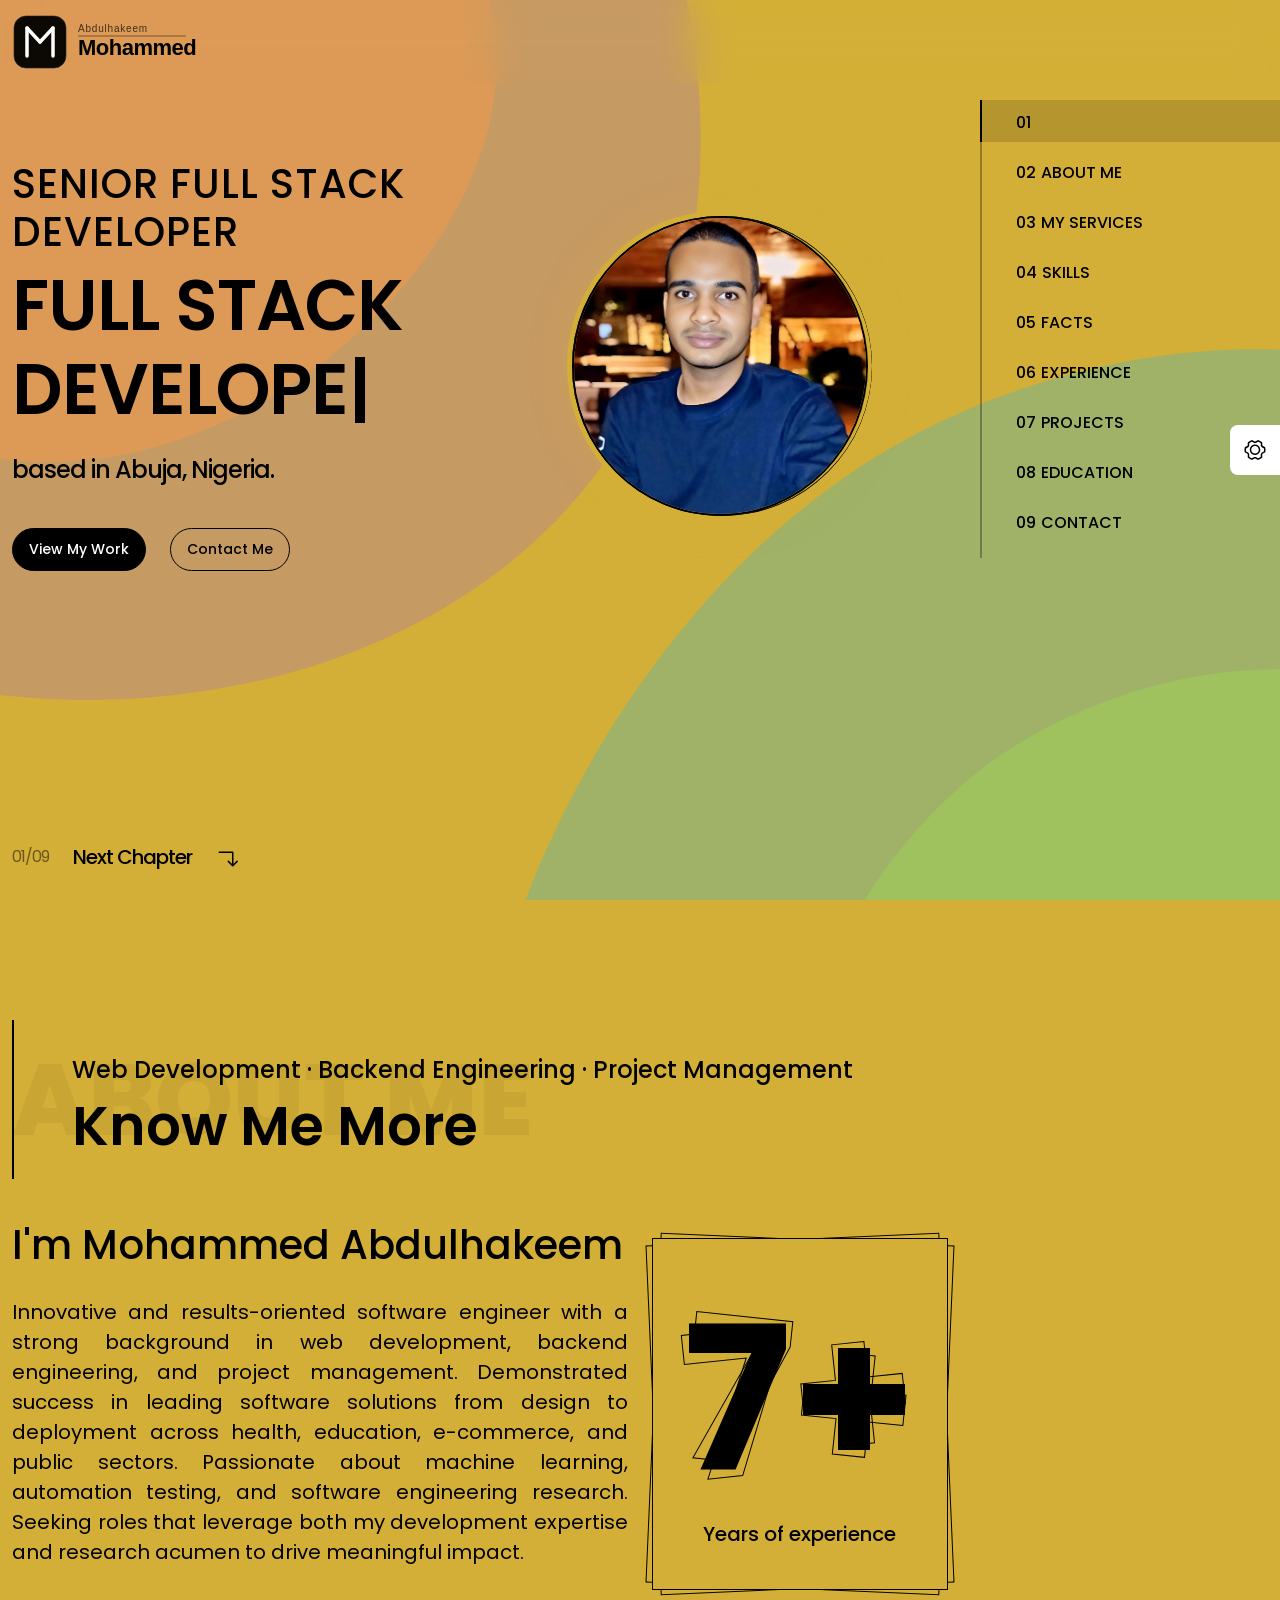
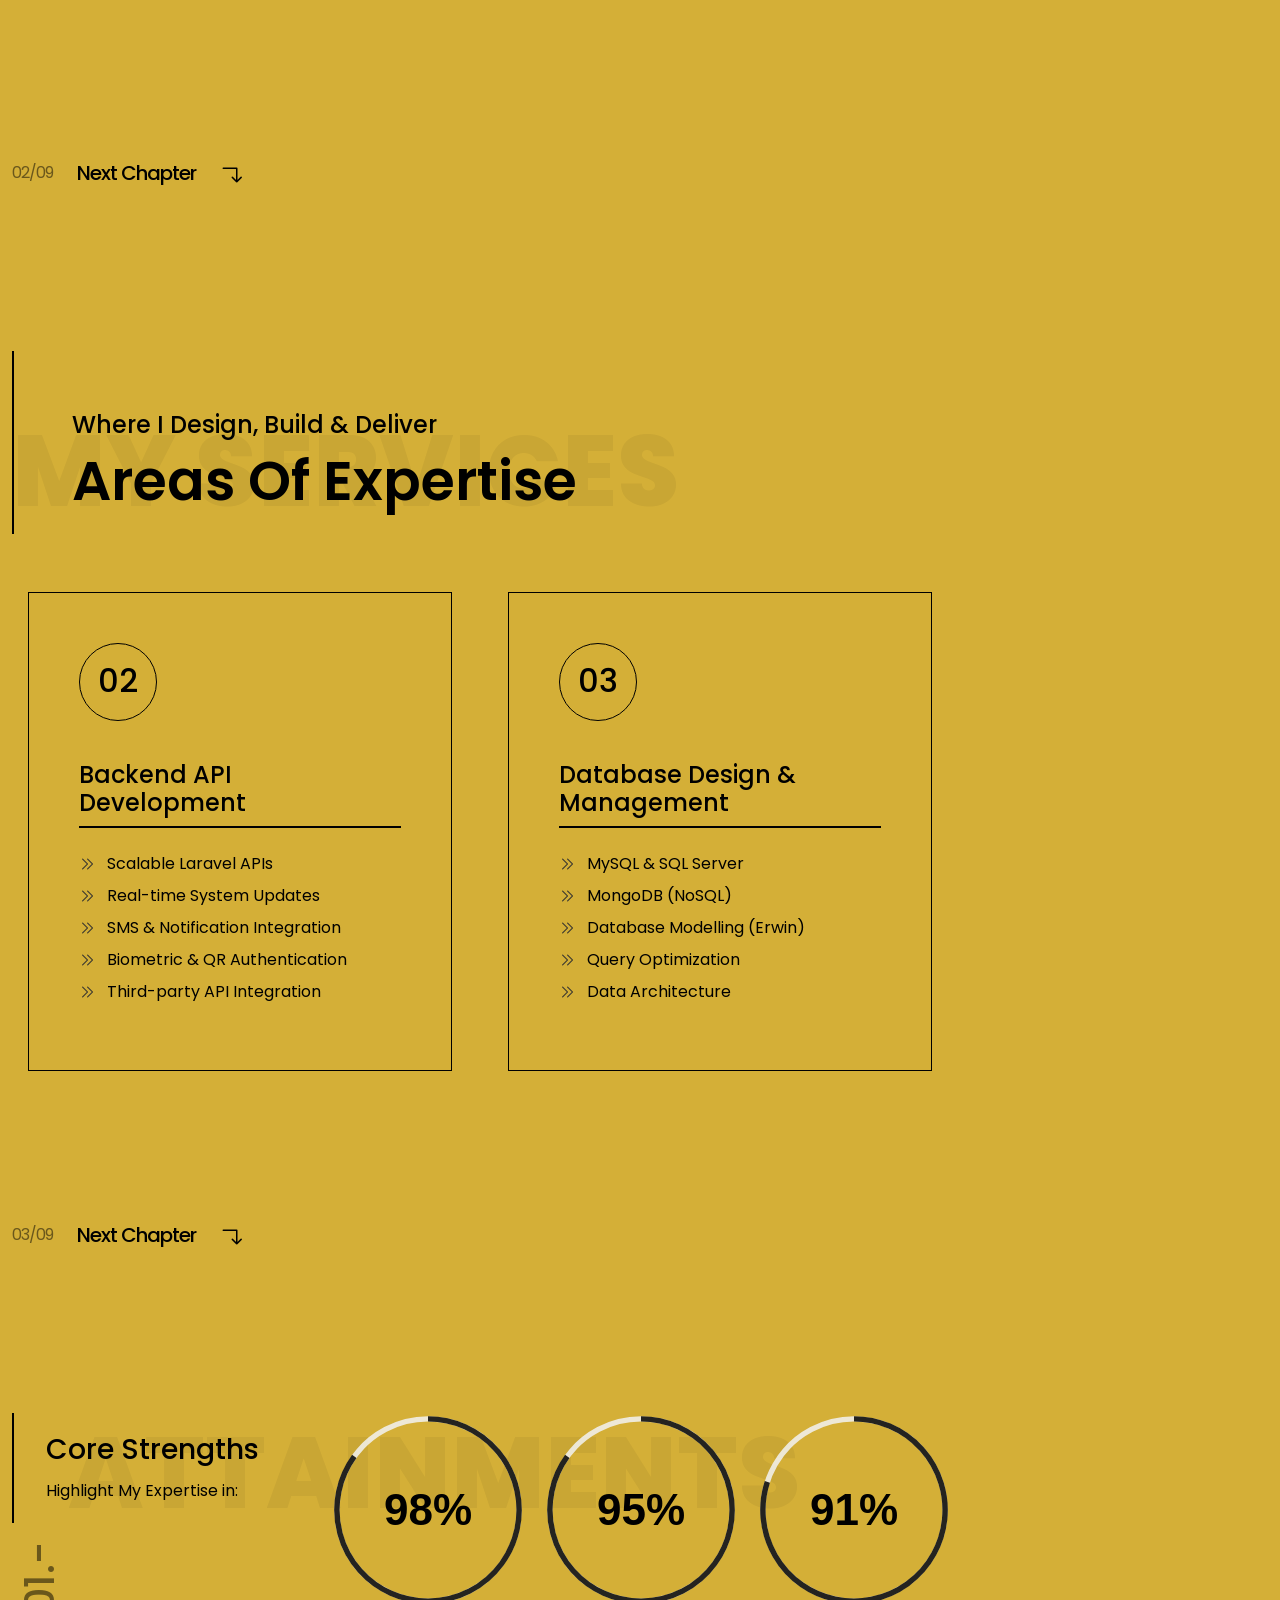
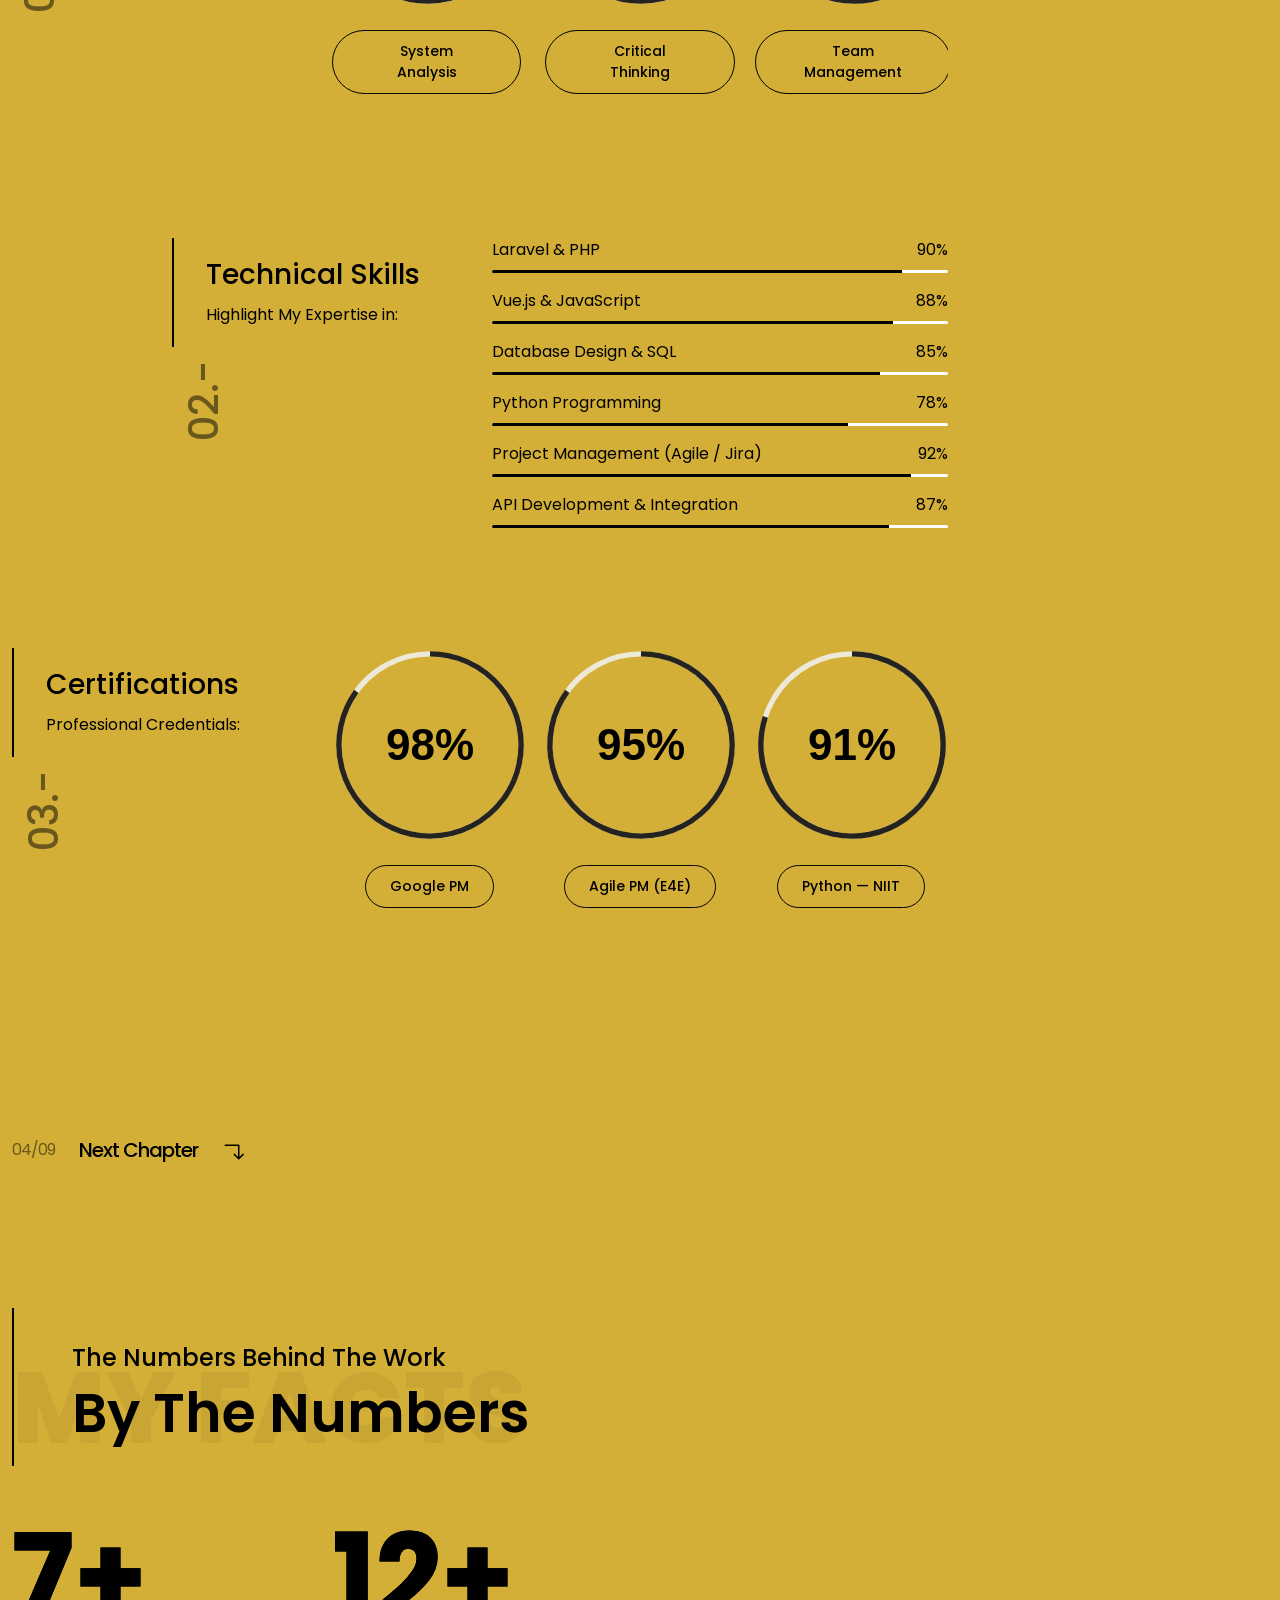
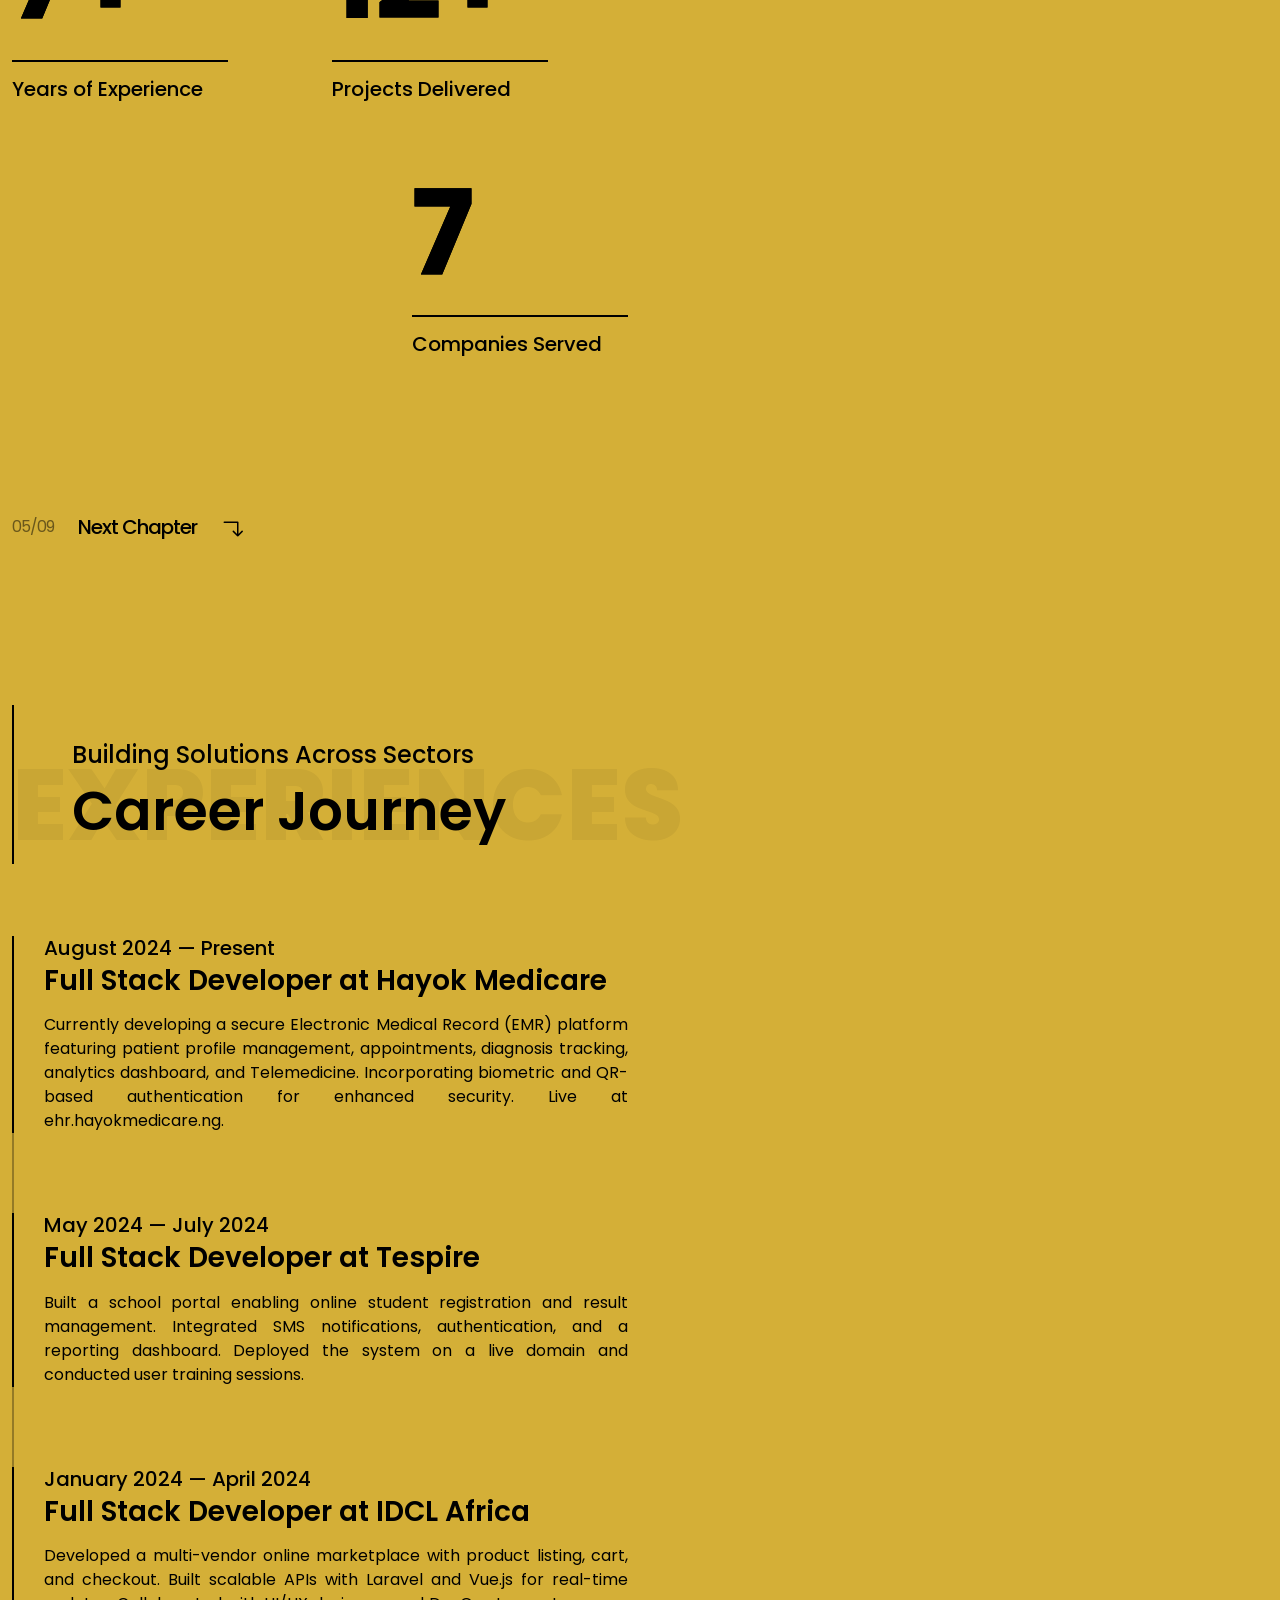
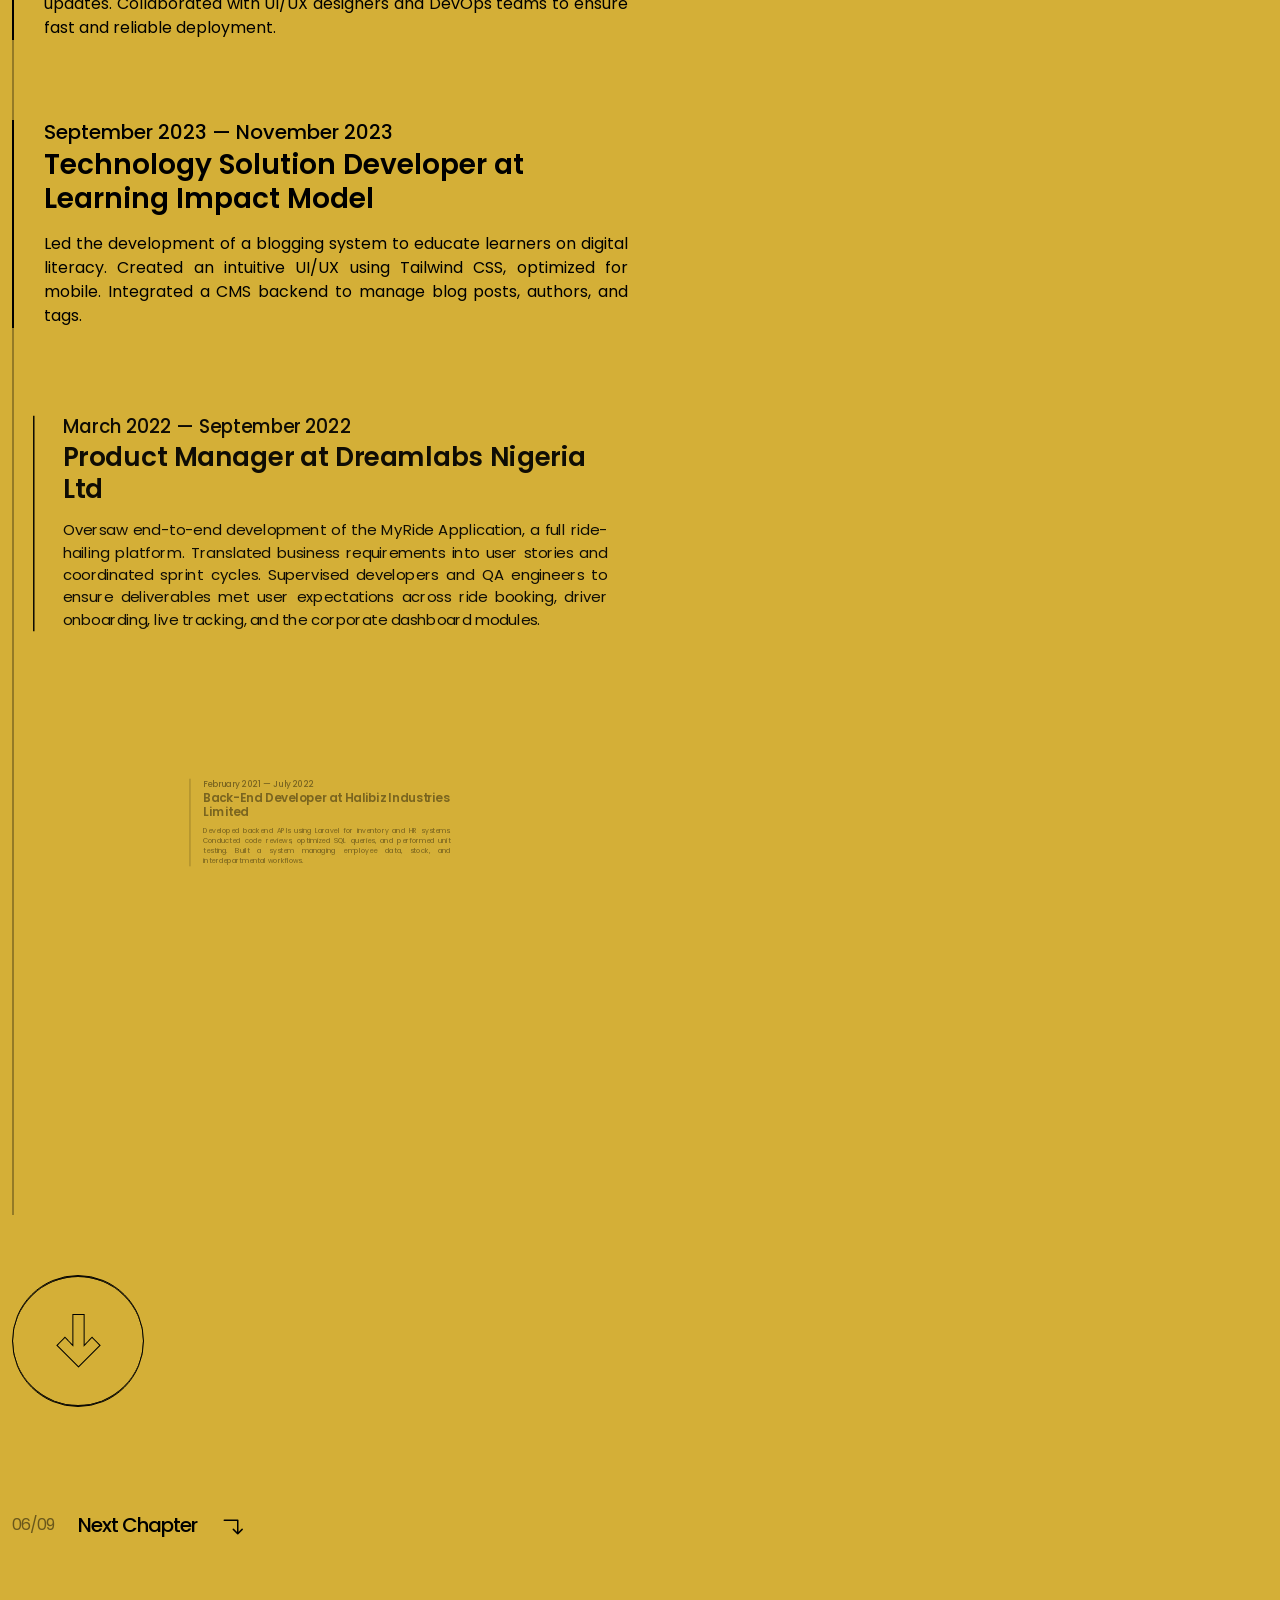
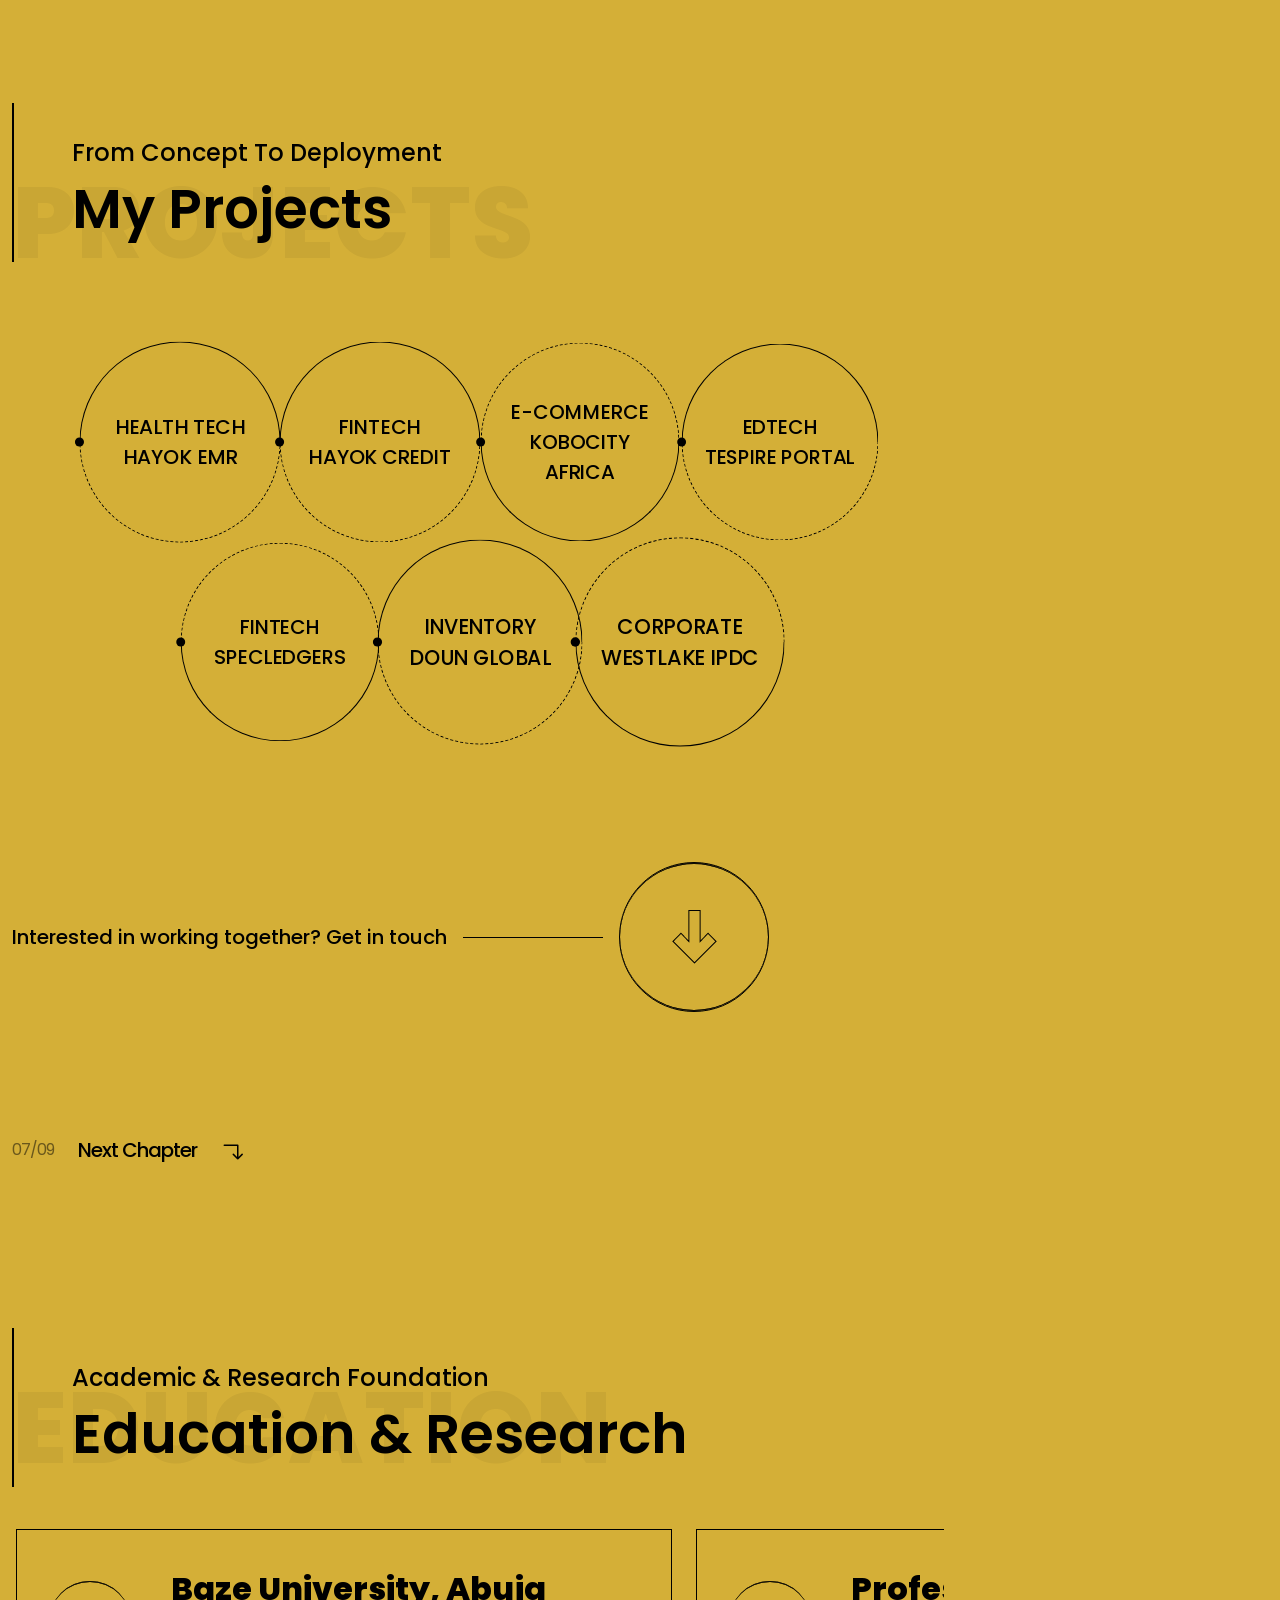
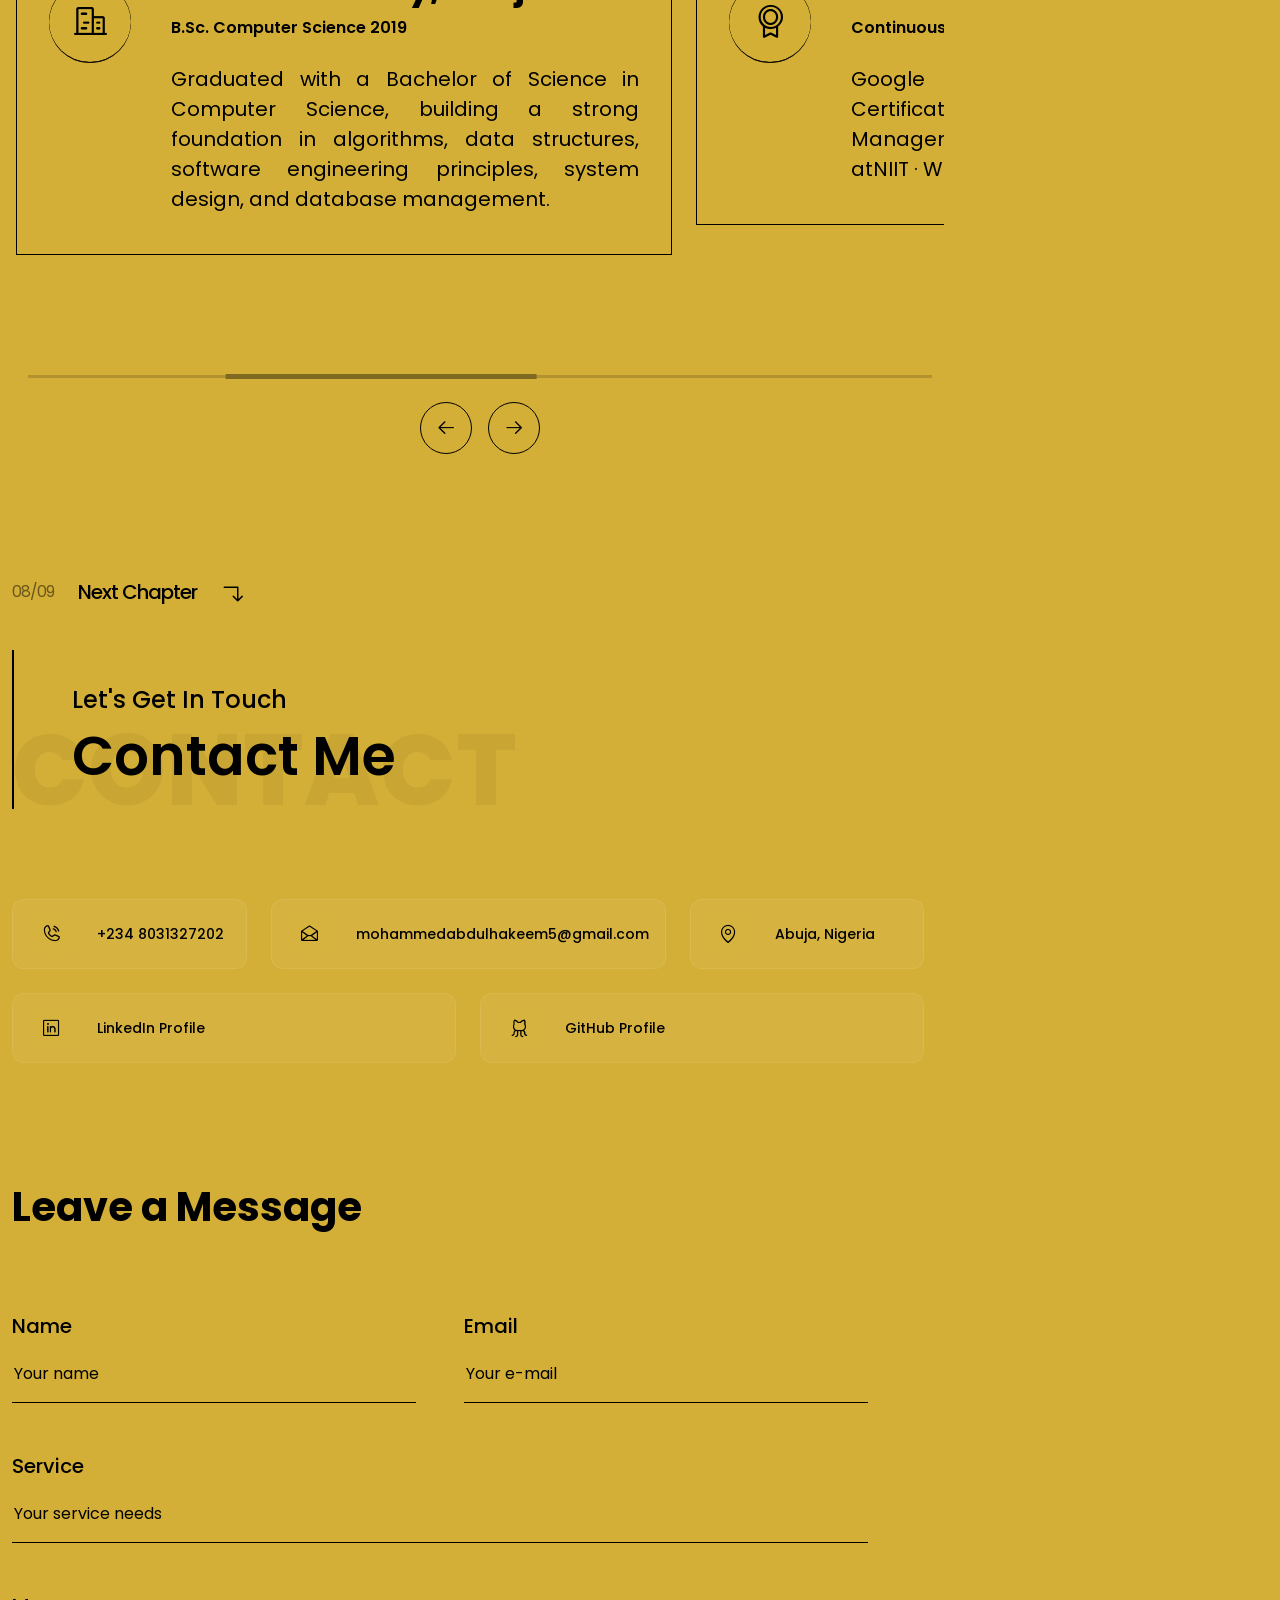
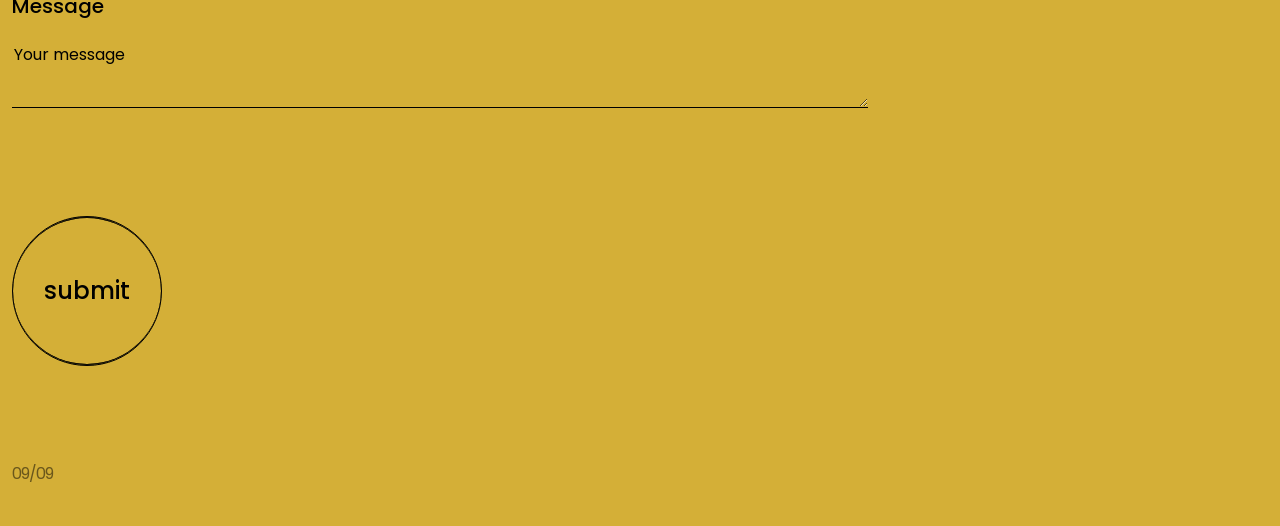
<file: index.html>
<!doctype html>
<html lang="en">
  <head>
    <!-- Character Encoding & Viewport -->
    <meta charset="utf-8" />
    <meta name="viewport" content="width=device-width, initial-scale=1" />
    <meta http-equiv="X-UA-Compatible" content="IE=edge" />

    <!-- Page Title & Description -->
    <title>Mohammed Abdulhakeem — Full Stack Developer | Portfolio</title>
    <meta
      name="description"
      content="Mohammed Abdulhakeem - Full Stack Developer and Software Engineer specializing in web development, backend engineering, and project management based in Abuja, Nigeria."
    />
    <meta
      name="short_description"
      content="Laravel · Vue.js · Backend Engineering · Project Management · M.Sc. Software Engineering"
    />

    <!-- Keywords & Content Type -->
    <meta
      name="keywords"
      content="full stack developer, software engineer, web development, Laravel, Vue.js, PHP, JavaScript, Python, MySQL, backend development, project management, Abuja, Nigeria, electronic medical records, API development"
    />
    <meta name="language" content="English" />
    <meta name="revisit-after" content="30 days" />
    <meta name="author" content="Mohammed Abdulhakeem" />
    <meta name="creator" content="Mohammed Abdulhakeem" />
    <meta name="publisher" content="Mohammed Abdulhakeem" />

    <!-- Search Engine & Robots -->
    <meta
      name="robots"
      content="index, follow, max-image-preview:large, max-snippet:-1, max-video-preview:-1"
    />
    <meta
      name="googlebot"
      content="index, follow, max-image-preview:large, max-snippet:-1, max-video-preview:-1"
    />
    <meta name="bingbot" content="index, follow" />

    <!-- Geo & Location -->
    <meta name="geo.position" content="9.0765;7.3986" />
    <meta name="ICBM" content="9.0765, 7.3986" />
    <meta name="geo.placename" content="Abuja, Nigeria" />
    <meta name="geo.region" content="NG" />

    <!-- Open Graph Tags (Facebook, LinkedIn, etc.) -->
    <meta property="og:type" content="profile" />
    <meta
      property="og:title"
      content="Mohammed Abdulhakeem — Full Stack Developer"
    />
    <meta
      property="og:description"
      content="Innovative software engineer with expertise in Laravel, Vue.js, backend development, and project management. Building impactful solutions across health, education, and e-commerce sectors."
    />
    <meta
      property="og:image"
      content="assets/images/hero.png"
    />
    <meta property="og:image:width" content="300" />
    <meta property="og:image:height" content="300" />
    <meta property="og:site_name" content="Mohammed Abdulhakeem | Portfolio" />
    <meta property="og:locale" content="en_US" />
    <meta property="profile:first_name" content="Mohammed" />
    <meta property="profile:last_name" content="Abdulhakeem" />
    <meta property="profile:gender" content="male" />
    <meta property="profile:username" content="mohammed-abdulhakeem" />

    <!-- Twitter Card Tags -->
    <meta name="twitter:card" content="summary_large_image" />
    <meta
      name="twitter:title"
      content="Mohammed Abdulhakeem — Full Stack Developer"
    />
    <meta
      name="twitter:description"
      content="Full Stack Developer & Software Engineer. Expertise in Laravel, Vue.js, backend APIs, and project management. Based in Abuja, Nigeria."
    />
    <meta
      name="twitter:image"
      content="assets/images/hero.png"
    />

    <!-- LinkedIn & Professional -->
    <meta name="linkedin:title" content="Mohammed Abdulhakeem" />
    <meta
      property="linkedin:url"
      content="https://www.linkedin.com/in/mohammed-abdulhakeem/"
    />

    <!-- Schema.org Structured Data -->
    <script type="application/ld+json">
      {
        "@context": "https://schema.org",
        "@type": "Person",
        "name": "Mohammed Abdulhakeem",
        "title": "Full Stack Developer",
        "description": "Innovative and results-oriented software engineer with a strong background in web development, backend engineering, and project management",
        "image": "assets/images/hero.png",
        "sameAs": ["https://www.linkedin.com/in/mohammed-abdulhakeem/", "https://github.com/M-hakeem"],
        "jobTitle": "Full Stack Developer",
        "worksFor": {
          "@type": "Organization",
          "name": "Hayok Medicare"
        },
        "address": {
          "@type": "PostalAddress",
          "streetAddress": "No 41 Deltahan Estate Gwarinpa",
          "addressCountry": "NG",
          "addressLocality": "Abuja",
          "addressRegion": "Nigeria"
        },
        "contactPoint": {
          "@type": "ContactPoint",
          "contactType": "Professional Inquiry",
          "email": "mohammedabdulhakeem5@gmail.com",
          "telephone": "+2348031327202",
          "availableLanguage": ["en"]
        },
        "knowsAbout": [
          "Web Development",
          "Laravel",
          "Vue.js",
          "PHP",
          "JavaScript",
          "Python",
          "MySQL",
          "MongoDB",
          "Project Management",
          "Machine Learning"
        ]
      }
    </script>

    <!-- Additional Meta Tags -->
    <meta name="format-detection" content="telephone=+2348031327202" />
    <meta name="format-detection" content="email=mohammedabdulhakeem5@gmail.com" />
    <meta name="apple-mobile-web-app-capable" content="yes" />
    <meta
      name="apple-mobile-web-app-status-bar-style"
      content="black-translucent"
    />
    <meta name="apple-mobile-web-app-title" content="Mohammed Abdulhakeem" />
    <meta name="theme-color" content="#d4af37" />
    <meta name="color-scheme" content="light dark" />
    <meta name="referrer" content="strict-origin-when-cross-origin" />

    <!-- Favicon & Icons -->
    <link
      rel="shortcut icon"
      href="assets/images/favicon.ico"
      type="image/x-icon"
    />
    <link rel="icon" href="assets/images/favicon.ico" type="image/x-icon" />
    <link rel="apple-touch-icon" href="assets/images/logo.png" />

    <!-- Canonical URL -->
    <link rel="canonical" href="https://mohammedabdulhakeem.com/" />

    <!-- Resources & Scripts -->
    <script defer src="assets/js/app.js"></script>
    <link href="assets/css/index.css" rel="stylesheet" />

    <!-- Default Theme Color & Text Justification -->
    <style>
      :root {
        --primary: 212, 175, 55;
      }
      .desc,
      .about-desc > p,
      .experience-item > p,
      .testimonial-card .desc {
        text-align: justify;
      }
      .contact .contact-item {
        background: rgba(255, 255, 255, 0.05);
        border: 1px solid rgba(255, 255, 255, 0.08);
        border-radius: 12px;
        padding: 12px 16px;
      }
      .contact .contact-item .icon-box {
        width: 44px !important;
        height: 44px !important;
        border-radius: 9px !important;
        border: none !important;
        background: rgba(var(--primary), 0.15) !important;
        flex-shrink: 0;
      }
      .contact .contact-item .icon-box i {
        font-size: 1.3rem !important;
        color: #000 !important;
      }
      .contact .contact-item p {
        margin-bottom: 0;
        font-size: 14px !important;
        color: #000;
        white-space: nowrap;
        overflow: hidden;
        text-overflow: ellipsis;
        min-width: 0;
      }
      .contact .contact-item p a {
        color: #000;
        text-decoration: none;
      }
      .hero-img {
        box-shadow: 0 0 0 5px rgb(var(--primary)), 0 0 40px rgba(var(--primary), 0.35);
      }
      .contact-btn {
        color: #000 !important;
        border-color: #000 !important;
      }
      .contact-btn:hover {
        color: #fff !important;
      }
      .contact-form input::placeholder,
      .contact-form textarea::placeholder {
        color: #000 !important;
        opacity: 1;
      }
      .testimonials .testimonial-card .desc a {
        color: #000;
        text-decoration: underline;
        text-underline-offset: 3px;
      }
      .testimonials .testimonial-card .desc a:hover,
      .testimonials .testimonial-card .desc a:focus-visible {
        color: #00bbf9;
      }
      .how-i-work .process-list a.process {
        color: inherit;
        cursor: pointer;
        text-decoration: none;
        transition: color 200ms ease;
      }
      .how-i-work .process-list a.process:hover,
      .how-i-work .process-list a.process:focus-visible {
        color: #00bbf9;
      }
      .how-i-work .process-list a.process .circle::before,
      .how-i-work .process-list a.process .circle-even::before,
      .how-i-work .process-list a.process .circle::after,
      .how-i-work .process-list a.process .circle-even::after {
        transition: border-color 200ms ease;
      }
      .how-i-work .process-list a.process:hover .circle::before,
      .how-i-work .process-list a.process:hover .circle-even::before,
      .how-i-work .process-list a.process:hover .circle::after,
      .how-i-work .process-list a.process:hover .circle-even::after,
      .how-i-work .process-list a.process:focus-visible .circle::before,
      .how-i-work .process-list a.process:focus-visible .circle-even::before,
      .how-i-work .process-list a.process:focus-visible .circle::after,
      .how-i-work .process-list a.process:focus-visible .circle-even::after {
        border-color: #00bbf9;
      }
      .how-i-work .process-list a.process:focus-visible {
        outline: 2px solid currentColor;
        outline-offset: 4px;
      }
    </style>
  </head>
  <body>
    <!-- header section -->

    <div id="grain"></div>

    <!-- shape bg -->
    <svg
      class="area"
      preserveAspectRatio="xMidYMid slice"
      viewBox="10 10 80 80"
    >
      <path
        fill="#9b5de5"
        class="out-top"
        d="M37-5C25.1-14.7,5.7-19.1-9.2-10-28.5,1.8-32.7,31.1-19.8,49c15.5,21.5,52.6,22,67.2,2.3C59.4,35,53.7,8.5,37-5Z"
      />
      <path
        fill="#f15bb5"
        class="in-top"
        d="M20.6,4.1C11.6,1.5-1.9,2.5-8,11.2-16.3,23.1-8.2,45.6,7.4,50S42.1,38.9,41,24.5C40.2,14.1,29.4,6.6,20.6,4.1Z"
      />
      <path
        fill="#00bbf9"
        class="out-bottom"
        d="M105.9,48.6c-12.4-8.2-29.3-4.8-39.4.8-23.4,12.8-37.7,51.9-19.1,74.1s63.9,15.3,76-5.6c7.6-13.3,1.8-31.1-2.3-43.8C117.6,63.3,114.7,54.3,105.9,48.6Z"
      />
      <path
        fill="#00f5d4"
        class="in-bottom"
        d="M102,67.1c-9.6-6.1-22-3.1-29.5,2-15.4,10.7-19.6,37.5-7.6,47.8s35.9,3.9,44.5-12.5C115.5,92.6,113.9,74.6,102,67.1Z"
      />
    </svg>

    <header class="header">
      <div
        class="container-fluid d-flex align-items-center justify-content-between"
      >
        <a href="index.html">
          <img src="assets/images/logo.svg" alt="Mohammed Abdulhakeem logo" />
        </a>

        <button class="bg-transparent border-0 d-xl-none">
          <div class="nav-icon">
            <span></span>
            <span></span>
            <span></span>
          </div>
        </button>
      </div>
    </header>

    <!-- navigation -->
    <nav class="navigation" id="navigation">
      <img
        src="assets/images/logo.svg"
        class="mb-4 d-xl-none"
        alt="Mohammed Abdulhakeem logo"
      />
      <ul>
        <li class="nav-link">
          <a href="#top" class="active"
            ><span>01</span> <span class="text">top</span>
          </a>
        </li>
        <li class="nav-link">
          <a href="#about_me"
            ><span>02</span> <span class="text">about me</span>
          </a>
        </li>
        <li class="nav-link">
          <a href="#services"
            ><span>03</span> <span class="text">my services</span>
          </a>
        </li>
        <li class="nav-link">
          <a href="#attainments"
            ><span>04</span> <span class="text">skills</span>
          </a>
        </li>
        <li class="nav-link">
          <a href="#fun_facts"
            ><span>05</span> <span class="text">facts</span>
          </a>
        </li>
        <li class="nav-link">
          <a href="#experience"
            ><span>06</span> <span class="text">experience</span>
          </a>
        </li>
        <li class="nav-link">
          <a href="#how_i_work"
            ><span>07</span> <span class="text">projects</span>
          </a>
        </li>
        <li class="nav-link">
          <a href="#testimonials"
            ><span>08</span> <span class="text">education</span>
          </a>
        </li>
        <li class="nav-link">
          <a href="#contact"
            ><span>09</span> <span class="text">contact</span>
          </a>
        </li>
      </ul>
    </nav>
    <div class="nav-overlay d-xl-none"></div>

    <!-- main content -->
    <main class="container-fluid">
      <div class="row gx-xxl-6">
        <div
          class="col col-xl-9"
          data-bs-spy="scroll"
          data-bs-target="#navigation"
        >
          <!-- hero -->
          <section id="top" class="hero">
            <div class="row gx-4 align-items-center">
              <div class="col-12 col-md-6 col-xl-6 hero-content">
                <div>
                  <h4 class="text-uppercase freelancer">
                     Senior Full Stack Developer
                  </h4>
                  <h1
                    class="text-uppercase overflow-hidden developer"
                    id="typewriter"
                  ></h1>
                  <p class="description">based in Abuja, Nigeria.</p>
                </div>
                <div class="d-flex gap-4">
                  <a
                    href="#experience"
                    class="btn work-btn text-capitalize btn-secondary"
                    >view my work</a
                  >
                  <a
                    href="#contact"
                    class="btn contact-btn text-capitalize btn-outline-secondary"
                    >contact me</a
                  >
                </div>
              </div>
              <div class="col-12 col-md-5 offset-md-1 offset-xxl-2 col-xl-4">
                <div class="img-wrapper">
                  <div
                    class="waves-top"
                    style="width: 300px; height: 300px; object-fit: cover"
                  >
                    <span></span>
                    <span></span>
                    <span></span>
                    <span></span>
                  </div>
                  <img
                    class="img-fluid rounded-circle hero-img"
                    src="./assets/images/3.jpeg"
                    alt="Mohammed Abdulhakeem"
                    style="width: 300px; height: 300px; object-fit: cover"
                  />
                  <div
                    class="waves-bottom"
                    style="width: 300px; height: 300px; object-fit: cover"
                  >
                    <span></span>
                    <span></span>
                    <span></span>
                    <span></span>
                  </div>
                </div>
              </div>
              <div class="col-12">
                <a
                  href="#about_me"
                  class="d-flex gap-4 align-items-center next-chapter mt-5"
                >
                  <span class="page">01/09</span>
                  <span class="next">Next Chapter</span>
                  <span class="icon"
                    ><i class="ph ph-arrow-elbow-right-down"></i
                  ></span>
                </a>
              </div>
            </div>
          </section>

          <!-- about me -->
          <section id="about_me" class="about section">
            <span class="section-title-overlay-text">About me</span>
            <div class="section-title text-capitalize">
              <h4>Web Development · Backend Engineering · Project Management</h4>
              <h2>Know Me More</h2>
            </div>
            <div class="row mb-4 mb-lg-5 align-items-center">
              <div class="col-lg-7 col-xl-8 about-desc">
                <h2>I'm Mohammed Abdulhakeem</h2>
                <p class="desc">
                  Innovative and results-oriented software engineer with a strong background
                  in web development, backend engineering, and project management.
                  Demonstrated success in leading software solutions from design to deployment
                  across health, education, e-commerce, and public sectors. Passionate about
                  machine learning, automation testing, and software engineering research.
                  Seeking roles that leverage both my development expertise and research
                  acumen to drive meaningful impact.
                </p>
              </div>
              <div class="col-lg-5 col-xl-4">
                <div class="experience-card">
                  <div class="card-inner"></div>
                  <div>
                    <div class="numbers">
                      <span class="number-outline-one">7+</span>
                      <span class="number-outline-two">7+</span>
                      <span class="number-main">7+</span>
                    </div>
                    <p>Years of experience</p>
                  </div>
                </div>
              </div>
            </div>
            <div class="col-12">
              <a
                href="#services"
                class="d-flex gap-4 align-items-center next-chapter"
              >
                <span class="page">02/09</span>
                <span class="next">Next Chapter</span>
                <span class="icon"
                  ><i class="ph ph-arrow-elbow-right-down"></i
                ></span>
              </a>
            </div>
          </section>

          <!-- services -->
          <section id="services" class="services section position-relative">
            <span class="section-title-overlay-text">my services</span>
            <div class="section-title text-capitalize">
              <h4>Where I Design, Build &amp; Deliver</h4>
              <h2>Areas of Expertise</h2>
            </div>
            <div dir="ltr" class="swiper service-swiper">
              <div class="swiper-wrapper">
                <div class="swiper-slide overflow-visible p-3">
                  <div class="service-card">
                    <div class="card-inner"></div>
                    <div class="content">
                      <div class="number-circle">
                        <div class="waves-top-sm">
                          <span></span>
                          <span></span>
                          <span></span>
                          <span></span>
                        </div>
                        <h2>01</h2>
                        <div class="waves-bottom-sm">
                          <span></span>
                          <span></span>
                          <span></span>
                          <span></span>
                        </div>
                      </div>
                      <h4>Full Stack Web Development</h4>
                      <ul class="service-list">
                        <li>
                          <i class="ph ph-caret-double-right"></i> Laravel &amp; Vue.js Applications
                        </li>
                        <li>
                          <i class="ph ph-caret-double-right"></i> Responsive UI/UX Design
                        </li>
                        <li>
                          <i class="ph ph-caret-double-right"></i> Single Page Applications
                        </li>
                        <li>
                          <i class="ph ph-caret-double-right"></i> RESTful API Integration
                        </li>
                        <li>
                          <i class="ph ph-caret-double-right"></i> Authentication &amp; Security
                        </li>
                      </ul>
                    </div>
                  </div>
                </div>
                <div class="swiper-slide overflow-visible p-3">
                  <div class="service-card">
                    <div class="card-inner"></div>
                    <div class="content">
                      <div class="number-circle">
                        <div class="waves-top-sm">
                          <span></span>
                          <span></span>
                          <span></span>
                          <span></span>
                        </div>
                        <h2>02</h2>
                        <div class="waves-bottom-sm">
                          <span></span>
                          <span></span>
                          <span></span>
                          <span></span>
                        </div>
                      </div>
                      <h4>Backend API Development</h4>
                      <ul class="service-list">
                        <li>
                          <i class="ph ph-caret-double-right"></i> Scalable Laravel APIs
                        </li>
                        <li>
                          <i class="ph ph-caret-double-right"></i> Real-time System Updates
                        </li>
                        <li>
                          <i class="ph ph-caret-double-right"></i> SMS &amp; Notification Integration
                        </li>
                        <li>
                          <i class="ph ph-caret-double-right"></i> Biometric &amp; QR Authentication
                        </li>
                        <li>
                          <i class="ph ph-caret-double-right"></i> Third-party API Integration
                        </li>
                      </ul>
                    </div>
                  </div>
                </div>
                <div class="swiper-slide overflow-visible p-3">
                  <div class="service-card">
                    <div class="card-inner"></div>
                    <div class="content">
                      <div class="number-circle">
                        <div class="waves-top-sm">
                          <span></span>
                          <span></span>
                          <span></span>
                          <span></span>
                        </div>
                        <h2>03</h2>
                        <div class="waves-bottom-sm">
                          <span></span>
                          <span></span>
                          <span></span>
                          <span></span>
                        </div>
                      </div>
                      <h4>Database Design &amp; Management</h4>
                      <ul class="service-list">
                        <li>
                          <i class="ph ph-caret-double-right"></i> MySQL &amp; SQL Server
                        </li>
                        <li>
                          <i class="ph ph-caret-double-right"></i> MongoDB (NoSQL)
                        </li>
                        <li>
                          <i class="ph ph-caret-double-right"></i> Database Modelling (Erwin)
                        </li>
                        <li>
                          <i class="ph ph-caret-double-right"></i> Query Optimization
                        </li>
                        <li>
                          <i class="ph ph-caret-double-right"></i> Data Architecture
                        </li>
                      </ul>
                    </div>
                  </div>
                </div>

                <div class="swiper-slide overflow-visible p-3">
                  <div class="service-card">
                    <div class="card-inner"></div>
                    <div class="content">
                      <div class="number-circle">
                        <div class="waves-top-sm">
                          <span></span>
                          <span></span>
                          <span></span>
                          <span></span>
                        </div>
                        <h2>04</h2>
                        <div class="waves-bottom-sm">
                          <span></span>
                          <span></span>
                          <span></span>
                          <span></span>
                        </div>
                      </div>
                      <h4>Project &amp; Product Management</h4>
                      <ul class="service-list">
                        <li>
                          <i class="ph ph-caret-double-right"></i> Agile &amp; Sprint Planning
                        </li>
                        <li>
                          <i class="ph ph-caret-double-right"></i> User Story Development
                        </li>
                        <li>
                          <i class="ph ph-caret-double-right"></i> Team Coordination
                        </li>
                        <li>
                          <i class="ph ph-caret-double-right"></i> Deployment &amp; User Training
                        </li>
                        <li>
                          <i class="ph ph-caret-double-right"></i> System Analysis &amp; Design
                        </li>
                      </ul>
                    </div>
                  </div>
                </div>
              </div>
              <div class="swiper-pagination"></div>
            </div>
            <div class="col-12">
              <a
                href="#attainments"
                class="d-flex gap-4 align-items-center next-chapter"
              >
                <span class="page">03/09</span>
                <span class="next">Next Chapter</span>

                <i class="ph ph-arrow-elbow-right-down"></i>
              </a>
            </div>
          </section>

          <!-- attainments -->
          <section
            id="attainments"
            class="attainments section position-relative"
          >
            <span class="section-title-overlay-text">ATTAINMENTS</span>
            <div class="row pb-120 design-row">
              <div class="col-lg-4">
                <div class="section-title-sm">
                  <div class="top">
                    <h2>Core Strengths</h2>
                    <span>Highlight My Expertise in:</span>
                  </div>
                  <span class="serial">01.-</span>
                </div>
              </div>
              <div class="col-12 col-lg-8">
                <div class="row">
                  <div class="col-md-4">
                    <div class="d-flex flex-column align-items-center mb-4">
                      <div class="design-chart mb-4"></div>
                      <button class="btn btn-outline-secondary px-5">
                        System Analysis
                      </button>
                    </div>
                  </div>
                  <div class="col-md-4">
                    <div class="d-flex flex-column align-items-center mb-4">
                      <div class="branding-chart mb-4"></div>
                      <button class="btn btn-outline-secondary px-5">
                        Critical Thinking
                      </button>
                    </div>
                  </div>
                  <div class="col-md-4">
                    <div class="d-flex flex-column align-items-center mb-4">
                      <div class="ecommerce-chart mb-4"></div>
                      <button class="btn btn-outline-secondary px-5">
                        Team Management
                      </button>
                    </div>
                  </div>
                </div>
              </div>
            </div>
            <div class="row pb-120 developer-row">
              <div class="col-md-5 col-lg-4 offset-sm-1 offset-lg-2">
                <div class="section-title-sm">
                  <div class="top">
                    <h2>Technical Skills</h2>
                    <span>Highlight My Expertise in:</span>
                  </div>
                  <span class="serial">02.-</span>
                </div>
              </div>
              <div class="col-md-6">
                <div class="d-flex flex-column gap-3">
                  <div class="skill">
                    <div
                      class="d-flex justify-content-between align-items-center"
                    >
                      <span>Laravel &amp; PHP</span>
                      <span>90%</span>
                    </div>
                    <div class="progress">
                      <div class="progress-bar ninety" data-width="90%"></div>
                    </div>
                  </div>
                  <div class="skill">
                    <div
                      class="d-flex justify-content-between align-items-center"
                    >
                      <span>Vue.js &amp; JavaScript</span>
                      <span>88%</span>
                    </div>
                    <div class="progress">
                      <div class="progress-bar ninety" data-width="88%"></div>
                    </div>
                  </div>
                  <div class="skill">
                    <div
                      class="d-flex justify-content-between align-items-center"
                    >
                      <span>Database Design &amp; SQL</span>
                      <span>85%</span>
                    </div>
                    <div class="progress">
                      <div class="progress-bar ninety" data-width="85%"></div>
                    </div>
                  </div>
                  <div class="skill">
                    <div
                      class="d-flex justify-content-between align-items-center"
                    >
                      <span>Python Programming</span>
                      <span>78%</span>
                    </div>
                    <div class="progress">
                      <div class="progress-bar ninety" data-width="78%"></div>
                    </div>
                  </div>
                  <div class="skill">
                    <div
                      class="d-flex justify-content-between align-items-center"
                    >
                      <span>Project Management (Agile / Jira)</span>
                      <span>92%</span>
                    </div>
                    <div class="progress">
                      <div class="progress-bar ninety" data-width="92%"></div>
                    </div>
                  </div>
                  <div class="skill">
                    <div
                      class="d-flex justify-content-between align-items-center"
                    >
                      <span>API Development &amp; Integration</span>
                      <span>87%</span>
                    </div>
                    <div class="progress">
                      <div class="progress-bar ninety" data-width="87%"></div>
                    </div>
                  </div>
                </div>
              </div>
            </div>
            <div class="row pb-120 language-row">
              <div class="col-lg-4">
                <div class="section-title-sm">
                  <div class="top">
                    <h2>Certifications</h2>
                    <span>Professional Credentials:</span>
                  </div>
                  <span class="serial">03.-</span>
                </div>
              </div>
              <div class="col-12 col-lg-8">
                <div class="row g-3">
                  <div class="col-12 col-sm-6 col-md-4">
                    <div class="d-flex flex-column align-items-center mb-4">
                      <div class="design-chart mb-4"></div>
                      <button class="btn btn-outline-secondary px-4 text-center">
                        Google PM
                      </button>
                    </div>
                  </div>
                  <div class="col-12 col-sm-6 col-md-4">
                    <div class="d-flex flex-column align-items-center mb-4">
                      <div class="branding-chart mb-4"></div>
                      <button class="btn btn-outline-secondary px-4 text-center">
                        Agile PM (E4E)
                      </button>
                    </div>
                  </div>
                  <div class="col-12 col-sm-6 col-md-4">
                    <div class="d-flex flex-column align-items-center mb-4">
                      <div class="ecommerce-chart mb-4"></div>
                      <button class="btn btn-outline-secondary px-4 text-center">
                        Python — NIIT
                      </button>
                    </div>
                  </div>
                </div>
              </div>
            </div>
            <div class="col-12">
              <a
                href="#fun_facts"
                class="d-flex gap-4 align-items-center next-chapter"
              >
                <span class="page">04/09</span>
                <span class="next">Next Chapter</span>
                <span class="icon"
                  ><i class="ph ph-arrow-elbow-right-down"></i
                ></span>
              </a>
            </div>
          </section>

          <!-- fun facts -->
          <section id="fun_facts" class="fun_facts section">
            <span class="section-title-overlay-text">my facts</span>
            <div class="section-title text-capitalize">
              <h4>The numbers behind the work</h4>
              <h2>By the Numbers</h2>
            </div>
            <div class="row pb-60">
              <div class="col-sm-6 col-md-4 col-xl-3">
                <div class="fun-fact">
                  <div class="numbers">
                    <span class="number-outline-one">7+</span>
                    <span class="number-outline-two">7+</span>
                    <span class="number-main">7+</span>
                  </div>
                  <p>Years of Experience</p>
                </div>
              </div>
              <div class="col-sm-6 col-md-4 offset-md-1 col-xl-3">
                <div class="fun-fact">
                  <div class="numbers">
                    <span class="number-outline-one">12+</span>
                    <span class="number-outline-two">12+</span>
                    <span class="number-main">12+</span>
                  </div>
                  <p>Projects Delivered</p>
                </div>
              </div>
            </div>
            <div class="row pb-60">
              <div class="col-sm-6 col-md-4 offset-md-2 offset-xl-5 col-xl-3">
                <div class="fun-fact">
                  <div class="numbers">
                    <span class="number-outline-one">7</span>
                    <span class="number-outline-two">7</span>
                    <span class="number-main">7</span>
                  </div>
                  <p>Companies Served</p>
                </div>
              </div>
            </div>
            <div class="col-12">
              <a
                href="#experience"
                class="d-flex gap-4 align-items-center next-chapter"
              >
                <span class="page">05/09</span>
                <span class="next">Next Chapter</span>
                <span class="icon"
                  ><i class="ph ph-arrow-elbow-right-down"></i
                ></span>
              </a>
            </div>
          </section>

          <!-- experience -->
          <section id="experience" class="experience section position-relative">
            <span class="section-title-overlay-text">EXPERIENCES</span>
            <div class="section-title text-capitalize">
              <h4>Building Solutions Across Sectors</h4>
              <h2>Career Journey</h2>
            </div>
            <div class="row pb-60">
              <div class="col-lg-10 col-xl-8">
                <div class="experience-wrapper d-flex flex-column">
                  <div class="experience-item">
                    <h5>August 2024 — Present</h5>
                    <h3>Full Stack Developer at Hayok Medicare</h3>
                    <p>
                      Currently developing a secure Electronic Medical Record (EMR) platform
                      featuring patient profile management, appointments, diagnosis tracking,
                      analytics dashboard, and Telemedicine. Incorporating biometric and
                      QR-based authentication for enhanced security. Live at
                      ehr.hayokmedicare.ng.
                    </p>
                  </div>
                  <div class="experience-item">
                    <h5>May 2024 — July 2024</h5>
                    <h3>Full Stack Developer at Tespire</h3>
                    <p>
                      Built a school portal enabling online student registration and result
                      management. Integrated SMS notifications, authentication, and a
                      reporting dashboard. Deployed the system on a live domain and
                      conducted user training sessions.
                    </p>
                  </div>
                  <div class="experience-item">
                    <h5>January 2024 — April 2024</h5>
                    <h3>Full Stack Developer at IDCL Africa</h3>
                    <p>
                      Developed a multi-vendor online marketplace with product listing, cart,
                      and checkout. Built scalable APIs with Laravel and Vue.js for real-time
                      updates. Collaborated with UI/UX designers and DevOps teams to ensure
                      fast and reliable deployment.
                    </p>
                  </div>
                  <div class="experience-item">
                    <h5>September 2023 — November 2023</h5>
                    <h3>Technology Solution Developer at Learning Impact Model</h3>
                    <p>
                      Led the development of a blogging system to educate learners on digital
                      literacy. Created an intuitive UI/UX using Tailwind CSS, optimized for
                      mobile. Integrated a CMS backend to manage blog posts, authors, and tags.
                    </p>
                  </div>
                  <div class="experience-item">
                    <h5>March 2022 — September 2022</h5>
                    <h3>Product Manager at Dreamlabs Nigeria Ltd</h3>
                    <p>
                      Oversaw end-to-end development of the MyRide Application, a full
                      ride-hailing platform. Translated business requirements into user stories
                      and coordinated sprint cycles. Supervised developers and QA engineers to
                      ensure deliverables met user expectations across ride booking, driver
                      onboarding, live tracking, and the corporate dashboard modules.
                    </p>
                  </div>
                  <div class="experience-item">
                    <h5>February 2021 — July 2022</h5>
                    <h3>Back-End Developer at Halibiz Industries Limited</h3>
                    <p>
                      Developed backend APIs using Laravel for inventory and HR systems.
                      Conducted code reviews, optimized SQL queries, and performed unit
                      testing. Built a system managing employee data, stock, and
                      interdepartmental workflows.
                    </p>
                  </div>
                  <div class="experience-item">
                    <h5>September 2019 — August 2020</h5>
                    <h3>Graduate Trainee at Hyson Nigeria Ltd</h3>
                    <p>
                      Rotated across various technical departments including software
                      development, support, and data analysis. Gained practical exposure
                      to SDLC, database operations, and system design practices.
                    </p>
                  </div>
                </div>

                <a
                  href="./assets/Resume.pdf"
                  class="download-cv position-relative"
                  download
                >
                  <div class="waves-top-md">
                    <span></span>
                    <span></span>
                    <span></span>
                    <span></span>
                  </div>
                  <img src="assets/images/arrow.png" alt="" />
                  <div class="waves-bottom-md">
                    <span></span>
                    <span></span>
                    <span></span>
                    <span></span>
                  </div>
                </a>
              </div>
            </div>

            <div class="col-12">
              <a
                href="#how_i_work"
                class="d-flex gap-4 align-items-center next-chapter"
              >
                <span class="page">06/09</span>
                <span class="next">Next Chapter</span>
                <span class="icon"
                  ><i class="ph ph-arrow-elbow-right-down"></i
                ></span>
              </a>
            </div>
          </section>

          <!-- projects -->
          <section id="how_i_work" class="how-i-work section position-relative">
            <span class="section-title-overlay-text">Projects</span>
            <div class="section-title text-capitalize">
              <h4>From Concept to Deployment</h4>
              <h2>My Projects</h2>
            </div>
            <div class="row pb-60 px-4 process-list justify-content-center">
              <a
                class="process col-6"
                href="https://ehr-portal.hayokmedicare.ng/"
                target="_blank"
                rel="noopener noreferrer"
              >
                <span class="circle position-absolute w-100 h-100"></span>
                <div>
                  <p>Health Tech</p>
                  <p>Hayok EMR</p>
                </div>
              </a>
              <a
                class="process col-6"
                href="https://admin.hayokcredit.com/"
                target="_blank"
                rel="noopener noreferrer"
              >
                <span class="circle position-absolute w-100 h-100"></span>
                <div>
                  <p>FinTech</p>
                  <p>Hayok Credit</p>
                </div>
              </a>
              <a
                class="process col-6"
                href="https://kobocity.africa/"
                target="_blank"
                rel="noopener noreferrer"
              >
                <span class="circle-even position-absolute w-100 h-100"></span>
                <div>
                  <p>E-Commerce</p>
                  <p>Kobocity Africa</p>
                </div>
              </a>
              <a
                class="process col-6"
                href="https://niger.tespire.co/registration/"
                target="_blank"
                rel="noopener noreferrer"
              >
                <span class="circle position-absolute w-100 h-100"></span>
                <div>
                  <p>EdTech</p>
                  <p>Tespire Portal</p>
                </div>
              </a>
              <a
                class="process col-6"
                href="https://specledgers.com/"
                target="_blank"
                rel="noopener noreferrer"
              >
                <span class="circle-even position-absolute w-100 h-100"></span>
                <div>
                  <p>FinTech</p>
                  <p>SpecLedgers</p>
                </div>
              </a>
              <a
                class="process col-6"
                href="https://dounglobal.com.ng/"
                target="_blank"
                rel="noopener noreferrer"
              >
                <span class="circle position-absolute w-100 h-100"></span>
                <div>
                  <p>Inventory</p>
                  <p>Doun Global</p>
                </div>
              </a>
              <a
                class="process col-6"
                href="https://westlakeipdc.com/"
                target="_blank"
                rel="noopener noreferrer"
              >
                <span class="circle-even position-absolute w-100 h-100"></span>
                <div>
                  <p>Corporate</p>
                  <p>Westlake IPDC</p>
                </div>
              </a>
            </div>
            <div
              class="more-info d-flex flex-wrap align-items-center gap-5 gap-md-3"
            >
              <p>Interested in working together? Get in touch</p>
              <span class="line"></span>
              <a href="#contact" class="arrow-down position-relative">
                <div class="waves-top-md">
                  <span></span>
                  <span></span>
                  <span></span>
                  <span></span>
                </div>
                <img src="assets/images/arrow.png" alt="" />
                <div class="waves-bottom-md">
                  <span></span>
                  <span></span>
                  <span></span>
                  <span></span>
                </div>
              </a>
            </div>
            <div class="col-12">
              <a
                href="#testimonials"
                class="d-flex gap-4 align-items-center next-chapter"
              >
                <span class="page">07/09</span>
                <span class="next">Next Chapter</span>
                <i class="ph ph-arrow-elbow-right-down"></i>
              </a>
            </div>
          </section>

          <!-- education -->
          <section
            id="testimonials"
            class="testimonials section position-relative"
          >
            <span class="section-title-overlay-text">EDUCATION</span>
            <div class="section-title text-capitalize">
              <h4>Academic &amp; Research Foundation</h4>
              <h2>Education &amp; Research</h2>
            </div>
            <div dir="ltr" class="row pb-120 testimonial px-3">
              <div class="swiper testimonial-swiper pb-60">
                <div class="swiper-wrapper">
                  <div class="swiper-slide">
                    <div class="testimonial-card">
                      <div class="img-wrapper">
                        <div class="inner">
                          <div class="waves-top-sm">
                            <span></span>
                            <span></span>
                            <span></span>
                            <span></span>
                          </div>
                          <div
                            style="
                              width: 82px;
                              height: 82px;
                              display: flex;
                              align-items: center;
                              justify-content: center;
                              background: rgba(212, 175, 55, 0.15);
                              border-radius: 50%;
                            "
                          >
                            <i class="ph ph-graduation-cap" style="font-size: 2.2rem;"></i>
                          </div>
                          <div class="waves-bottom-sm">
                            <span></span>
                            <span></span>
                            <span></span>
                            <span></span>
                          </div>
                        </div>
                      </div>
                      <div class="content">
                        <h3>Nile University, Abuja</h3>
                        <div class="d-flex align-items-center gap-2 mb-4">
                          <p>M.Sc. Software Engineering 2025</p>
                        </div>
                        <p class="desc">
                          Master of Science in Software Engineering with research
                          interests spanning Machine Learning &amp; Deep Learning, Automation
                          Testing &amp; Software Quality, Software Bug &amp; Error Detection,
                          and Intelligent Systems for Public Services.
                        </p>
                      </div>
                    </div>
                  </div>
                  <div class="swiper-slide">
                    <div class="testimonial-card">
                      <div class="img-wrapper">
                        <div class="inner">
                          <div class="waves-top-sm">
                            <span></span>
                            <span></span>
                            <span></span>
                            <span></span>
                          </div>
                          <div
                            style="
                              width: 82px;
                              height: 82px;
                              display: flex;
                              align-items: center;
                              justify-content: center;
                              background: rgba(212, 175, 55, 0.15);
                              border-radius: 50%;
                            "
                          >
                            <i class="ph ph-buildings" style="font-size: 2.2rem;"></i>
                          </div>
                          <div class="waves-bottom-sm">
                            <span></span>
                            <span></span>
                            <span></span>
                            <span></span>
                          </div>
                        </div>
                      </div>
                      <div class="content">
                        <h3>Baze University, Abuja</h3>
                        <div class="d-flex align-items-center gap-2 mb-4">
                          <p>B.Sc. Computer Science 2019</p>
                        </div>
                        <p class="desc">
                          Graduated with a Bachelor of Science in Computer Science, building
                          a strong foundation in algorithms, data structures, software
                          engineering principles, system design, and database management.
                        </p>
                      </div>
                    </div>
                  </div>
                  <div class="swiper-slide">
                    <div class="testimonial-card">
                      <div class="img-wrapper">
                        <div class="inner">
                          <div class="waves-top-sm">
                            <span></span>
                            <span></span>
                            <span></span>
                            <span></span>
                          </div>
                          <div
                            style="
                              width: 82px;
                              height: 82px;
                              display: flex;
                              align-items: center;
                              justify-content: center;
                              background: rgba(212, 175, 55, 0.15);
                              border-radius: 50%;
                            "
                          >
                            <i class="ph ph-medal" style="font-size: 2.2rem;"></i>
                          </div>
                          <div class="waves-bottom-sm">
                            <span></span>
                            <span></span>
                            <span></span>
                            <span></span>
                          </div>
                        </div>
                      </div>
                      <div class="content">
                        <h3>Professional Certifications</h3>
                        <div class="d-flex align-items-center gap-2 mb-4">
                          <p>Continuous Learning &amp; Development</p>
                        </div>
                        <p class="desc">
                          Google Project Management Professional Certificate · Agile Software
                          Project Management (E4E) · Python Programming atNIIT · Web
                          Development at Projaro .
                        </p>
                      </div>
                    </div>
                  </div>
                  <div class="swiper-slide">
                    <div class="testimonial-card">
                      <div class="img-wrapper">
                        <div class="inner">
                          <div class="waves-top-sm">
                            <span></span>
                            <span></span>
                            <span></span>
                            <span></span>
                          </div>
                          <div
                            style="
                              width: 82px;
                              height: 82px;
                              display: flex;
                              align-items: center;
                              justify-content: center;
                              background: rgba(212, 175, 55, 0.15);
                              border-radius: 50%;
                            "
                          >
                            <i class="ph ph-flask" style="font-size: 2.2rem;"></i>
                          </div>
                          <div class="waves-bottom-sm">
                            <span></span>
                            <span></span>
                            <span></span>
                            <span></span>
                          </div>
                        </div>
                      </div>
                      <div class="content">
                        <h3>Publication</h3>
                        <div class="d-flex align-items-center gap-2 mb-4">
                          <p>Academic Focus Areas</p>
                        </div>
                        <p class="desc">
                          <a
                            href="https://nijocet.fud.edu.ng/wp-content/uploads/2026/06/NIJOCET-VOL-4-ISSUE-2-016.pdf"
                            target="_blank"
                            rel="noopener noreferrer"
                            >Machine Learning &amp; Deep Learning · Automation Testing
                            &amp; Software Quality · Software Bug &amp; Error
                            Detection · Intelligent Systems for Public Services</a
                          >.
                        </p>
                        <p class="desc">
                          <a
                            href="https://nijocet.fud.edu.ng/wp-content/uploads/2026/06/NIJOCET-VOL-4-ISSUE-2-016.pdf"
                            target="_blank"
                            rel="noopener noreferrer"
                            >Enhanced Web Testing Approach Using Hierarchical Deep
                            Learning LSTM Technique</a
                          >. NIJOCET, Vol. 4, Issue 2, 2026.
                        </p>
                      </div>
                    </div>
                  </div>
                </div>
              </div>
              <div class="d-flex flex-column gap-4 align-items-center">
                <div class="s-scrollbar w-100"></div>
                <div class="d-flex gap-3">
                  <button class="testi-prev">
                    <i class="ph ph-arrow-left"></i>
                  </button>
                  <button class="testi-next">
                    <i class="ph ph-arrow-right"></i>
                  </button>
                </div>
              </div>
            </div>

            <div class="col-12">
              <a
                href="#contact"
                class="d-flex gap-4 align-items-center next-chapter"
              >
                <span class="page">08/09</span>
                <span class="next">Next Chapter</span>
                <i class="ph ph-arrow-elbow-right-down"></i>
              </a>
            </div>
          </section>

          <!-- contact -->
          <section id="contact" class="contact section position-relative">
            <span class="section-title-overlay-text">contact</span>
            <div class="section-title text-capitalize">
              <h4>Let's get in touch</h4>
              <h2>Contact me</h2>
            </div>
            <div class="row pb-120 contact-items">
              <div class="row g-4">
                <div class="col-sm-6 col-xl">
                  <div class="contact-item">
                    <div class="icon-box">
                      <i class="ph ph-phone-call"></i>
                    </div>
                    <p>+234 8031327202</p>
                  </div>
                </div>
                <div class="col-sm-6 col-xl">
                  <div class="contact-item">
                    <div class="icon-box">
                      <i class="ph ph-envelope-open"></i>
                    </div>
                    <p>
                      <a href="mailto:mohammedabdulhakeem5@gmail.com"
                        >mohammedabdulhakeem5@gmail.com</a
                      >
                    </p>
                  </div>
                </div>
                <div class="col-sm-6 col-xl">
                  <div class="contact-item">
                    <div class="icon-box">
                      <i class="ph ph-map-pin"></i>
                    </div>
                    <p>Abuja, Nigeria</p>
                  </div>
                </div>
                <div class="col-sm-6 col-xl">
                  <div class="contact-item">
                    <div class="icon-box">
                      <i class="ph ph-linkedin-logo"></i>
                    </div>
                    <p>
                      <a
                        href="https://www.linkedin.com/in/mohammed-abdulhakeem/"
                        target="_blank"
                        >LinkedIn Profile</a
                      >
                    </p>
                  </div>
                </div>
                <div class="col-sm-6 col-xl">
                  <div class="contact-item">
                    <div class="icon-box">
                      <i class="ph ph-github-logo"></i>
                    </div>
                    <p>
                      <a
                        href="https://github.com/M-hakeem"
                        target="_blank"
                        >GitHub Profile</a
                      >
                    </p>
                  </div>
                </div>
              </div>
            </div>
            <form id="contact-form" class="contact-form">
              <h4>Leave a Message</h4>
              <div class="row g-4 g-xl-5">
                <div class="col-sm-6">
                  <label for="name">Name</label>
                  <input
                    type="text"
                    id="user_name"
                    name="user_name"
                    placeholder="Your name"
                    required
                  />
                </div>
                <div class="col-sm-6">
                  <label for="email">Email</label>
                  <input
                    type="email"
                    id="user_email"
                    name="user_email"
                    placeholder="Your e-mail"
                    required
                  />
                </div>
                <div class="col-12">
                  <label for="service">Service</label>
                  <input
                    type="text"
                    id="service"
                    name="service"
                    placeholder="Your service needs"
                    required
                  />
                </div>
                <div class="col-12">
                  <label for="message">Message</label>
                  <textarea
                    id="message"
                    name="message"
                    placeholder="Your message"
                  ></textarea>
                </div>
                <div class="col-12">
                  <button
                    type="submit"
                    id="submit-btn"
                    class="submit-btn position-relative"
                  >
                    <div class="waves-top-md">
                      <span></span>
                      <span></span>
                      <span></span>
                      <span></span>
                    </div>
                    submit
                    <div class="waves-bottom-md">
                      <span></span>
                      <span></span>
                      <span></span>
                      <span></span>
                    </div>
                  </button>
                </div>
              </div>
            </form>
            <div class="col mt-5 pt-5 next-chapter">
              <span class="page">09/09</span>
            </div>
          </section>
        </div>
      </div>
    </main>

    <!-- color switcher -->
    <div class="color-switcher">
      <button class="color-switcher-btn">
        <i class="ph ph-gear-six"></i>
      </button>
      <div
        class="pallets d-flex flex-column align-items-center gap-4 justify-content-center"
      >
        <div class="d-flex flex-column gap-3">
          <div class="d-flex gap-3">
            <button
              style="background-color: #d4af37"
              class="color-btn"
              data-color="212, 175, 55"
            ></button>
            <button
              style="background-color: #6495ed"
              class="color-btn"
              data-color="100, 149, 237"
            ></button>
            <button
              style="background-color: #14b8a6"
              class="color-btn"
              data-color="20, 184, 166"
            ></button>
          </div>
          <div class="d-flex gap-3">
            <button
              style="background-color: #f97316"
              class="color-btn"
              data-color="249, 115, 22"
            ></button>
            <button
              style="background-color: #8b5cf6"
              class="color-btn"
              data-color="139, 92, 246"
            ></button>
            <button
              style="background-color: #ec4899"
              class="color-btn"
              data-color="236, 72, 153"
            ></button>
          </div>
        </div>
        <div class="d-flex gap-3 justify-content-between">
          <button class="px-3 ltr py-2 border-0">LTR</button>
          <button class="px-3 rtl py-2 border-0">RTL</button>
        </div>
        <div class="d-flex align-items-center gap-3">
          <label for="grained"> Grained BG </label>
          <input type="checkbox" id="grained" class="grained-checkbox" />
        </div>
      </div>
    </div>
  </body>
</html>
</file>
